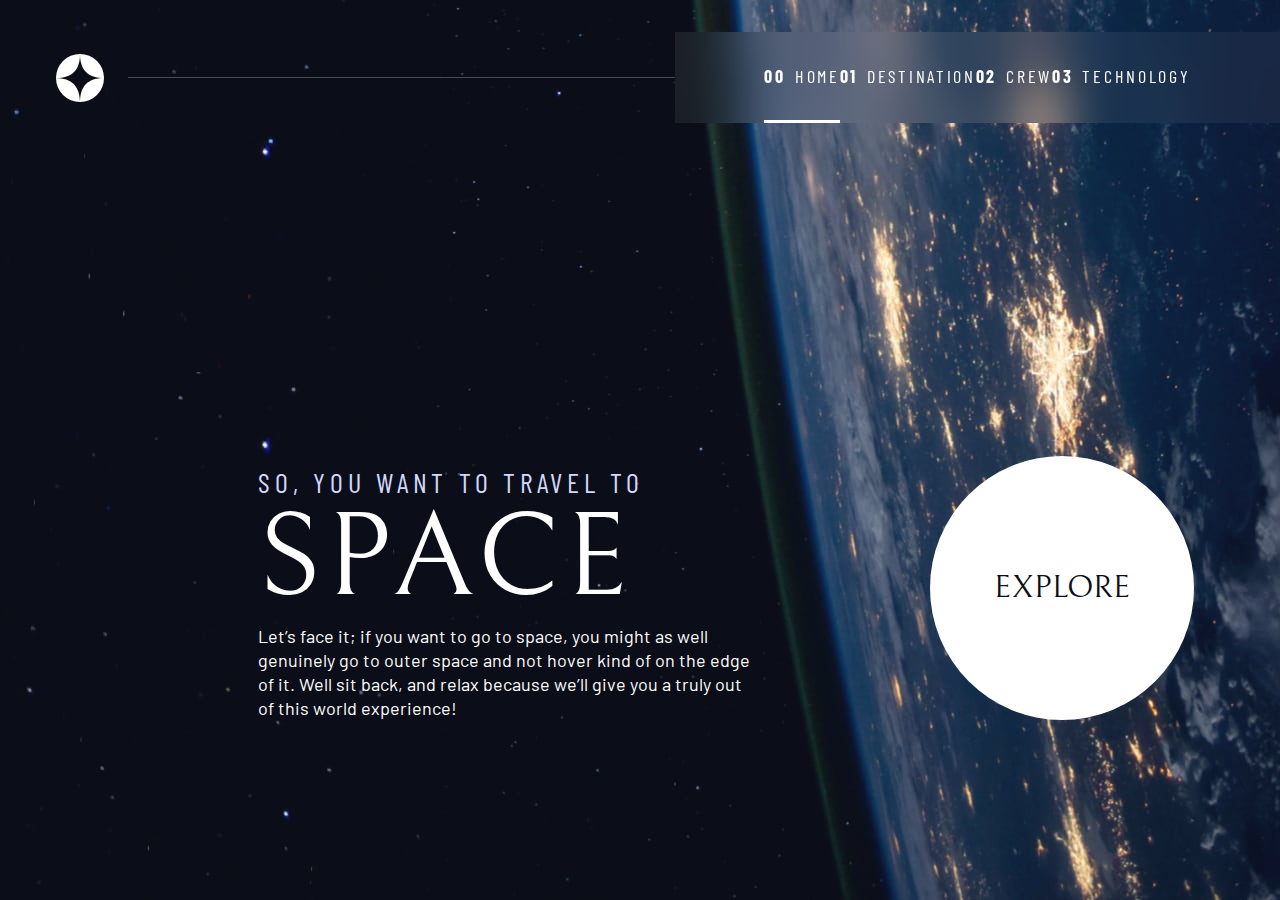
<file: Space Tourism Project/index.html>
<!DOCTYPE html>
<html lang="en">
  <head>
    <meta charset="UTF-8" />
    <meta name="viewport" content="width=device-width, initial-scale=1.0" />

    <link
      rel="icon"
      type="image/png"
      sizes="32x32"
      href="./assets/favicon-32x32.png"
    />
    <!-- Google fonts -->
    <link rel="preconnect" href="https://fonts.googleapis.com" />
    <link rel="preconnect" href="https://fonts.gstatic.com" crossorigin />
    <link
      href="https://fonts.googleapis.com/css2?family=Barlow+Condensed:wght@400;700&family=Bellefair&family=Barlow:wght@400;700&display=swap"
      rel="stylesheet"
    />

    <!-- Our custom CSS -->
    <link rel="stylesheet" href="./css/index.css" />
    <title>Frontend Mentor | Space tourism website</title>
    <script src="index.js" defer></script>
  </head>

  <body class="home">
    <header class="primary-header flex">
      <div>
        <img
          src="./assets/shared/logo.svg"
          alt="space tourism logo"
          class="logo"
        />
      </div>
      <button class="mobile-nav-toggle" aria-controls="primary-navigation">
        <span class="sr-only" aria-expanded="false">Menu</span>
      </button>
      <nav>
        <ul
          id="primary-navigation"
          data-visible="false"
          class="primary-navigation underline-indicators flex"
        >
          <li class="active">
            <a
              class="ff-sans-cond uppercase text-white letter-spacing-2"
              href="index.html"
              ><span aria-hidden="true">00</span>Home</a
            >
          </li>
          <li>
            <a
              class="ff-sans-cond uppercase text-white letter-spacing-2"
              href="destination.html"
              ><span aria-hidden="true">01</span>Destination</a
            >
          </li>
          <li>
            <a
              class="ff-sans-cond uppercase text-white letter-spacing-2"
              href="crew.html"
              ><span aria-hidden="true">02</span>Crew</a
            >
          </li>
          <li>
            <a
              class="ff-sans-cond uppercase text-white letter-spacing-2"
              href="technology.html"
              ><span aria-hidden="true">03</span>Technology</a
            >
          </li>
        </ul>
      </nav>
    </header>

    <main id="main" class="grid-container grid-container--home">
      <div>
        <h1 class="text-accent fs-500 ff-sans-cond uppercase letter-spacing-1">
          So, you want to travel to
          <span class="d-block fs-900 ff-serif text-white">Space</span>
        </h1>

        <p>
          Let’s face it; if you want to go to space, you might as well genuinely
          go to outer space and not hover kind of on the edge of it. Well sit
          back, and relax because we’ll give you a truly out of this world
          experience!
        </p>
      </div>
      <div>
        <a
          href="destination.html"
          class="large-button uppercase ff-serif text-dark bg-white"
          >Explore</a
        >
      </div>
    </main>
  </body>
</html>
</file>
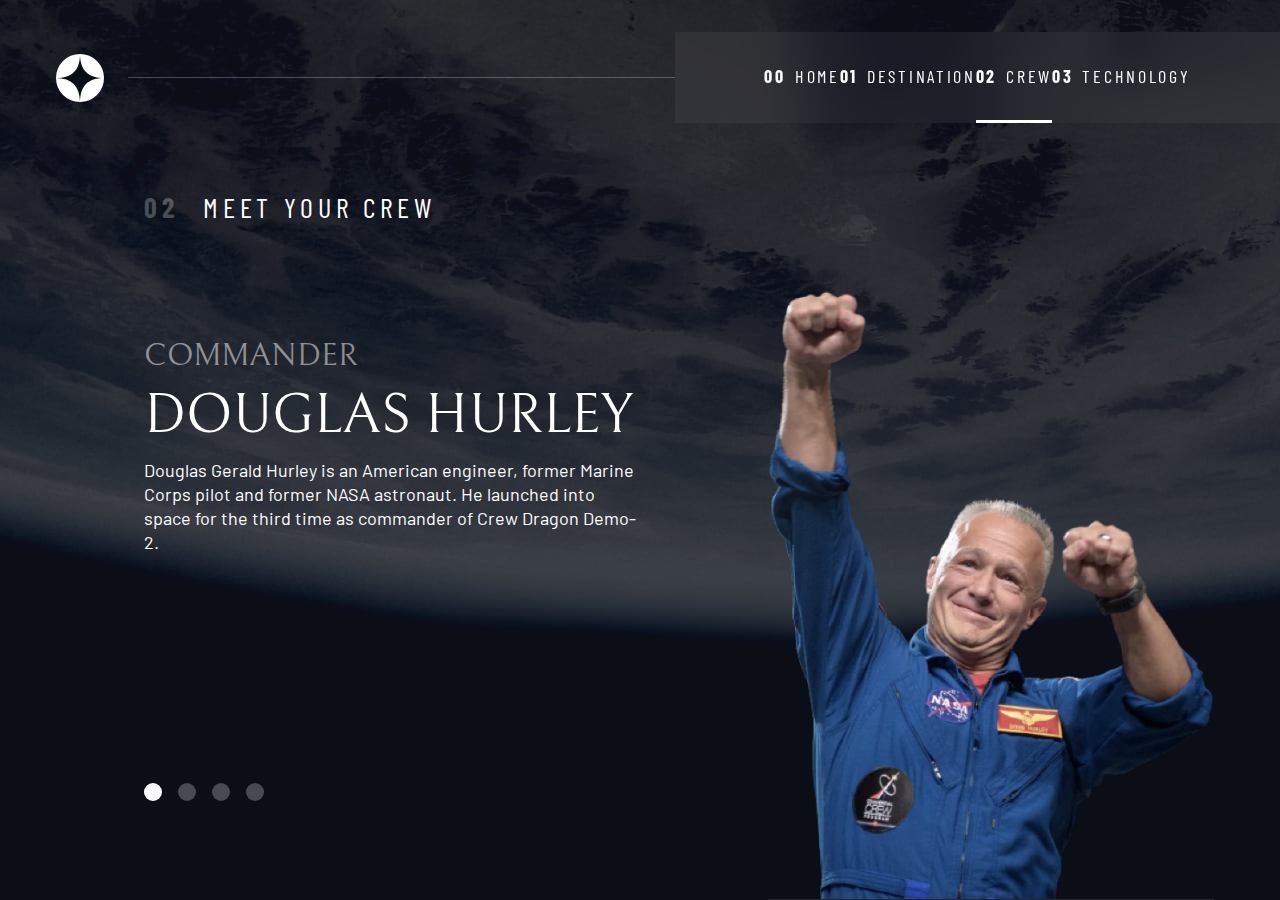
<file: Space Tourism Project/crew.html>
<!DOCTYPE html>
<html lang="en">
  <head>
    <meta charset="UTF-8" />
    <meta name="viewport" content="width=device-width, initial-scale=1.0" />

    <link
      rel="icon"
      type="image/png"
      sizes="32x32"
      href="./assets/favicon-32x32.png"
    />
    <!-- Google fonts -->
    <link rel="preconnect" href="https://fonts.googleapis.com" />
    <link rel="preconnect" href="https://fonts.gstatic.com" crossorigin />
    <link
      href="https://fonts.googleapis.com/css2?family=Barlow+Condensed:wght@400;700&family=Bellefair&family=Barlow:wght@400;700&display=swap"
      rel="stylesheet"
    />

    <!-- Our custom CSS -->
    <link rel="stylesheet" href="./css/index.css" />
    <title>Frontend Mentor | Space tourism website</title>
    <script src="index.js" defer></script>
  </head>

  <body class="crew">
    <header class="primary-header flex">
      <div>
        <img
          src="./assets/shared/logo.svg"
          alt="space tourism logo"
          class="logo"
        />
      </div>
      <button class="mobile-nav-toggle" aria-controls="primary-navigation">
        <span class="sr-only" aria-expanded="false">Menu</span>
      </button>
      <nav>
        <ul
          id="primary-navigation"
          data-visible="false"
          class="primary-navigation underline-indicators flex"
        >
          <li>
            <a
              class="ff-sans-cond uppercase text-white letter-spacing-2"
              href="index.html"
              ><span aria-hidden="true">00</span>Home</a
            >
          </li>
          <li>
            <a
              class="ff-sans-cond uppercase text-white letter-spacing-2"
              href="destination.html"
              ><span aria-hidden="true">01</span>Destination</a
            >
          </li>
          <li class="active">
            <a
              class="ff-sans-cond uppercase text-white letter-spacing-2"
              href="crew.html"
              ><span aria-hidden="true">02</span>Crew</a
            >
          </li>
          <li>
            <a
              class="ff-sans-cond uppercase text-white letter-spacing-2"
              href="technology.html"
              ><span aria-hidden="true">03</span>Technology</a
            >
          </li>
        </ul>
      </nav>
    </header>

    <main id="main" class="grid-container grid-container--crew flow">
      <h1 class="numbered-title">
        <span aria-hidden="true">02</span> Meet your crew
      </h1>

      <div class="dot-indicators flex">
        <button aria-selected="true">
          <span class="sr-only">Commander</span>
        </button>
        <button aria-selected="false">
          <span class="sr-only">Mission Specialist</span>
        </button>
        <button aria-selected="false">
          <span class="sr-only">Pilot</span>
        </button>
        <button aria-selected="false">
          <span class="sr-only">Flight Engineer</span>
        </button>
      </div>

      <article class="crew-details flow flow--space-small">
        <header class="flow">
          <h2 class="fs-600 ff-serif uppercase">Commander</h2>
          <p class="fs-700 uppercase ff-serif">Douglas Hurley</p>
        </header>
        <p>
          Douglas Gerald Hurley is an American engineer, former Marine Corps
          pilot and former NASA astronaut. He launched into space for the third
          time as commander of Crew Dragon Demo-2.
        </p>
      </article>

      <img src="assets/crew/image-douglas-hurley.webp" alt="Douglas Hurley" />
    </main>
  </body>
</html>
</file>
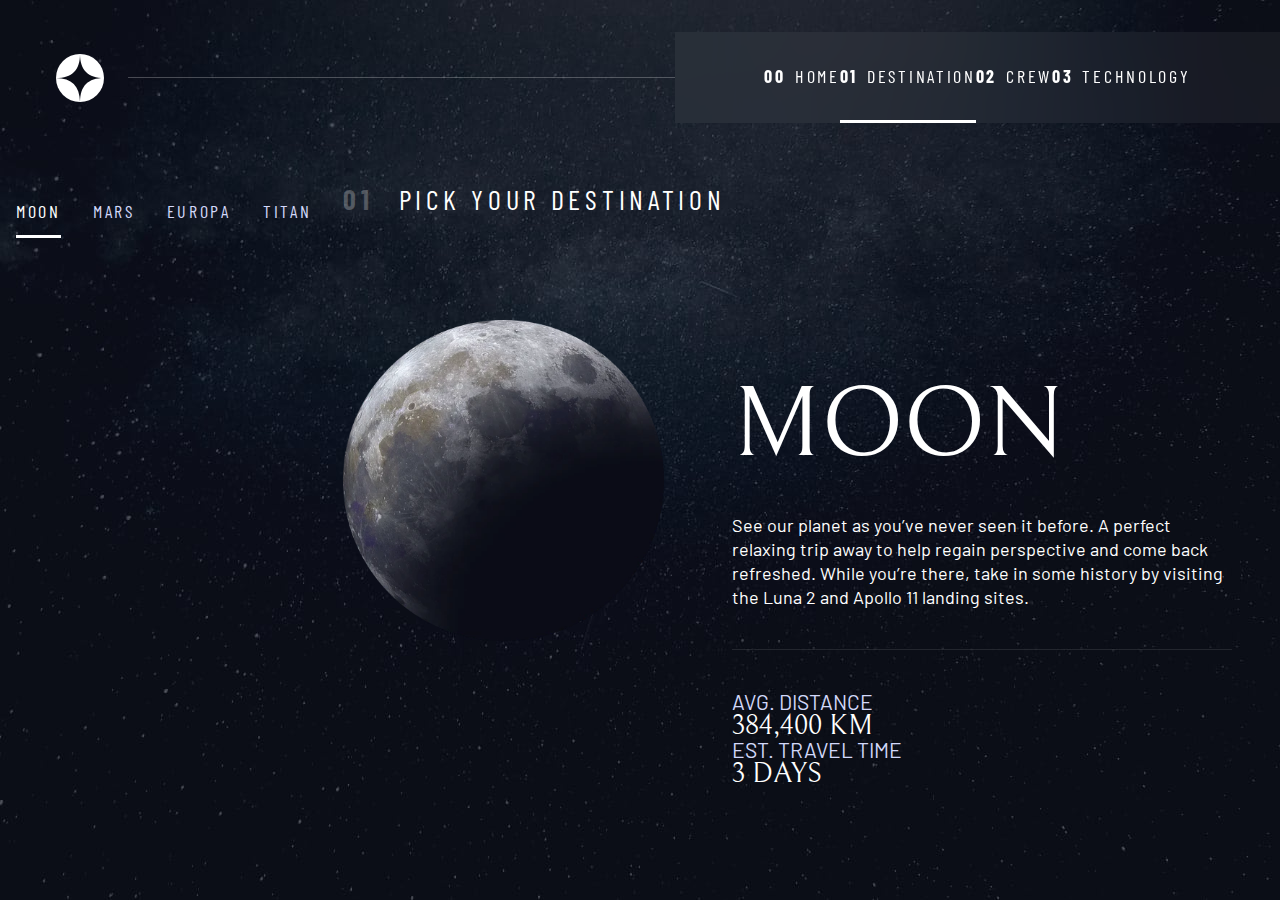
<file: Space Tourism Project/destination.html>
<!DOC<!DOCTYPE html>
<html lang="en">
<head>
  <meta charset="UTF-8">
  <meta name="viewport" content="width=device-width, initial-scale=1.0">

  <link rel="icon" type="image/png" sizes="32x32" href="./assets/favicon-32x32.png">
  <!-- Google fonts -->
  <link rel="preconnect" href="https://fonts.googleapis.com">
  <link rel="preconnect" href="https://fonts.gstatic.com" crossorigin>
  <link href="https://fonts.googleapis.com/css2?family=Barlow+Condensed:wght@400;700&family=Bellefair&family=Barlow:wght@400;700&display=swap"
      rel="stylesheet">
      
  <!-- Our custom CSS -->
  <link rel="stylesheet" href="./css/index.css" />
  <title>Frontend Mentor | Space tourism website</title>
  <script src="index.js" defer></script>
</head>

<body class="destination">
  <header class="primary-header flex">
    <div>
      <img src="./assets/shared/logo.svg" alt="space tourism logo" class="logo">
    </div>
    <button class="mobile-nav-toggle" aria-controls="primary-navigation"><span class="sr-only" aria-expanded="false">Menu</span></button>
    <nav>
        <ul id="primary-navigation" data-visible="false" class="primary-navigation underline-indicators flex">
            <li><a class="ff-sans-cond uppercase text-white letter-spacing-2" href="index.html"><span aria-hidden="true">00</span>Home</a>
            <li class="active"><a class="ff-sans-cond uppercase text-white letter-spacing-2" href="destination.html"><span aria-hidden="true">01</span>Destination</a>
            <li><a class="ff-sans-cond uppercase text-white letter-spacing-2" href="crew.html"><span aria-hidden="true">02</span>Crew</a>
            <li><a class="ff-sans-cond uppercase text-white letter-spacing-2" href="technology.html"><span aria-hidden="true">03</span>Technology</a>
        </ul>
    </nav>
  </header>
  
  <main id="main" class="grid-container grid-container--destination flow">
    <h1 class="numbered-title"><span aria-hidden="true">01</span> Pick your destination</h1>

    <img src="assets/destination/image-moon.webp" alt="the moon">

    <div class="tab-list underline-indicators flex">
        <button aria-selected="true" class="uppercase ff-sans-cond text-accent letter-spacing-2">Moon</button>
        <button aria-selected="false" class="uppercase ff-sans-cond text-accent letter-spacing-2">Mars</button>
        <button aria-selected="false" class="uppercase ff-sans-cond text-accent letter-spacing-2">Europa</button>
        <button aria-selected="false" class="uppercase ff-sans-cond text-accent letter-spacing-2">Titan</button>
    </div>

    <article class="destination-info flow">
      <h2 class="fs-800 uppercase ff-serif">Moon</h2>

      <p>See our planet as you’ve never seen it before. A perfect relaxing trip away to help 
      regain perspective and come back refreshed. While you’re there, take in some history 
      by visiting the Luna 2 and Apollo 11 landing sites.</p>
      
      <div class="destination-meta flex">
        <div>
          <h3 class="text-accent fs-200 uppercase">Avg. distance</h3>
          <p class="ff-serif uppercase">384,400 km</p>
        
        <div>
          <h3 class="text-accent fs-200 uppercase">Est. travel time</h3>
          <p class="ff-serif uppercase">3 days</p>
        </div>
      </div>

    </article>
  </main>
  
<body>
  
</body>
</html>
</file>
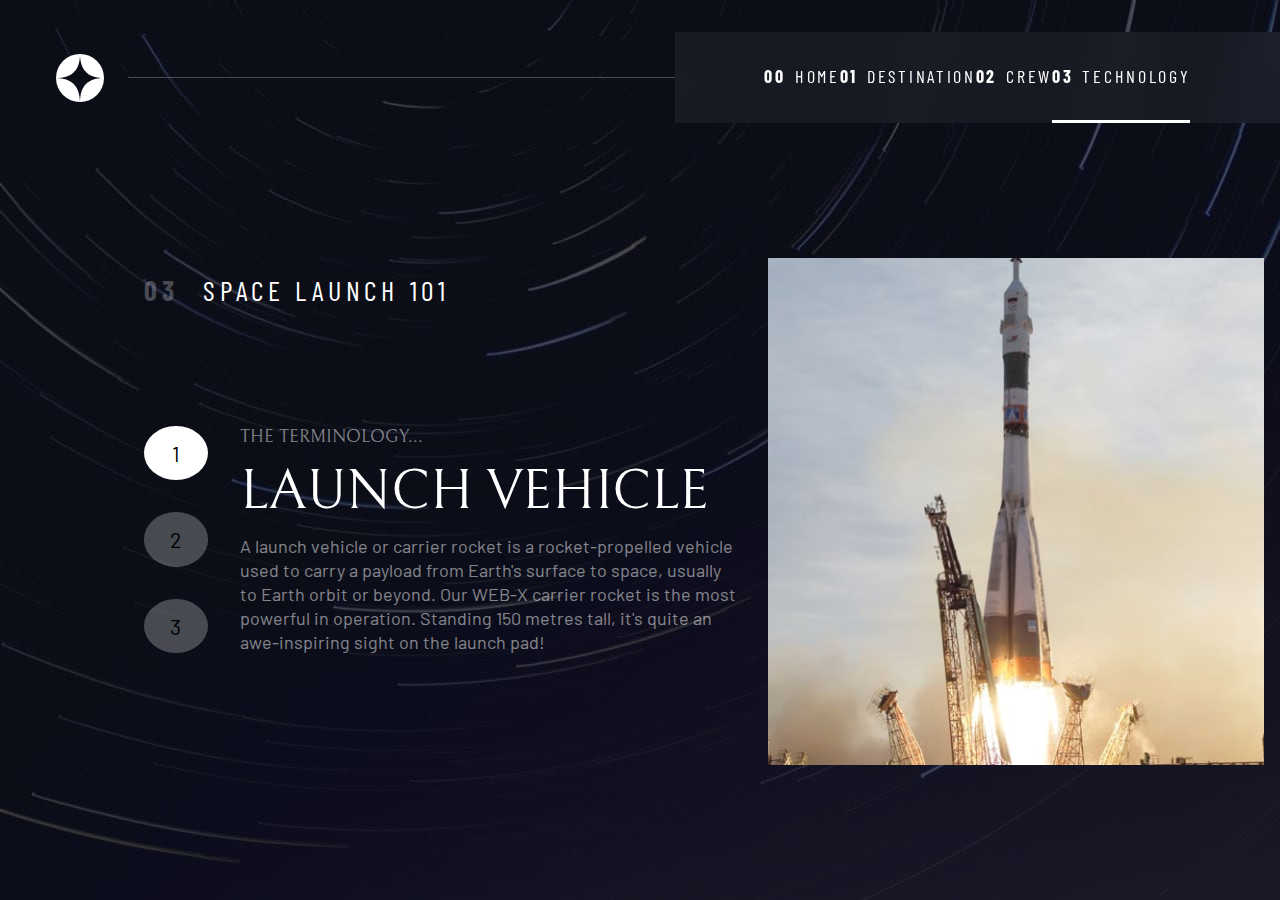
<file: Space Tourism Project/technology.html>
<!DOCTYPE html>
<html lang="en">
  <head>
    <meta charset="UTF-8" />
    <meta name="viewport" content="width=device-width, initial-scale=1.0" />

    <link
      rel="icon"
      type="image/png"
      sizes="32x32"
      href="./assets/favicon-32x32.png"
    />
    <!-- Google fonts -->
    <link rel="preconnect" href="https://fonts.googleapis.com" />
    <link rel="preconnect" href="https://fonts.gstatic.com" crossorigin />
    <link
      href="https://fonts.googleapis.com/css2?family=Barlow+Condensed:wght@400;700&family=Bellefair&family=Barlow:wght@400;700&display=swap"
      rel="stylesheet"
    />

    <!-- Our custom CSS -->
    <link rel="stylesheet" href="./css/index.css" />
    <title>Frontend Mentor | Space tourism website</title>
    <script src="index.js" defer></script>
  </head>

  <body class="tech">
    <header class="primary-header flex">
      <div>
        <img
          src="./assets/shared/logo.svg"
          alt="space tourism logo"
          class="logo"
        />
      </div>
      <button class="mobile-nav-toggle" aria-controls="primary-navigation">
        <span class="sr-only" aria-expanded="false">Menu</span>
      </button>
      <nav>
        <ul
          id="primary-navigation"
          data-visible="false"
          class="primary-navigation underline-indicators flex"
        >
          <li>
            <a
              class="ff-sans-cond uppercase text-white letter-spacing-2"
              href="index.html"
              ><span aria-hidden="true">00</span>Home</a
            >
          </li>
          <li>
            <a
              class="ff-sans-cond uppercase text-white letter-spacing-2"
              href="destination.html"
              ><span aria-hidden="true">01</span>Destination</a
            >
          </li>
          <li>
            <a
              class="ff-sans-cond uppercase text-white letter-spacing-2"
              href="crew.html"
              ><span aria-hidden="true">02</span>Crew</a
            >
          </li>
          <li class="active">
            <a
              class="ff-sans-cond uppercase text-white letter-spacing-2"
              href="technology.html"
              ><span aria-hidden="true">03</span>Technology</a
            >
          </li>
        </ul>
      </nav>
    </header>

    <main id="main" class="grid-container grid-container--tech flow">
      <h1 class="numbered-title">
        <span aria-hidden="true">03</span> Space launch 101
      </h1>

      <div class="content">
        <div class="dot-indicators flex" style="--gap: 2rem">
          <button aria-selected="true">
            1
            <span class="sr-only">Launch vehicle</span>
          </button>
          <button aria-selected="false">
            2
            <span class="sr-only">Spaceport</span>
          </button>
          <button aria-selected="false">
            3
            <span class="sr-only">Space capsule</span>
          </button>
        </div>

        <article class="tech-details flow flow--space-small">
          <header class="flow">
            <h2 class="fs-400 ff-serif uppercase">The terminology...</h2>
            <p class="fs-700 uppercase ff-serif">Launch vehicle</p>
          </header>
          <p>
            A launch vehicle or carrier rocket is a rocket-propelled vehicle
            used to carry a payload from Earth's surface to space, usually to
            Earth orbit or beyond. Our WEB-X carrier rocket is the most powerful
            in operation. Standing 150 metres tall, it's quite an awe-inspiring
            sight on the launch pad!
          </p>
        </article>
      </div>

      <picture>
        <source
          srcset="assets/technology/image-launch-vehicle-landscape.jpg"
          media="(max-width:786px)"
        />
        <img
          src="assets/technology/image-launch-vehicle-portrait.jpg"
          alt="Douglas Hurley"
        />
      </picture>
    </main>
  </body>
</html>
</file>
<file: Space Tourism Project/css/index.css>
/*--------------*/
/* Custom properties */
/* ---------------- */

:root {
    /* colors*/
    --clr-dark: 230 35% 7%;
    --clr-light: 231 77% 90%;
    --clr-white: 0 0% 100%;

    /* font-sizes */
    --fs-900: clamp(5rem, 8vw + 1rem, 9.375rem);
    --fs-800: 3.5rem;
    --fs-700: 1.5rem;
    --fs-600: 1rem;
    --fs-500: 1rem;
    --fs-400: 0.9375rem;
    --fs-300: 1rem;
    --fs-200: 0.875;
    
    /* font-families */
    --ff-serif: "Bellefair", serif;
    --ff-sans-cond: "Barlow Condensed", sans-serif;
    --ff-sans-normal: "Barlow", sans-serif;
}

@media (min-width: 35em) {
    :root {
        --fs-800: 5rem;
        --fs-700: 2.5rem;
        --fs-600: 1.5rem;
        --fs-500: 1.25rem;
        --fs-400: 1rem;
    }
}

@media (min-width: 45em) {
    :root {
        /* font-sizes */
        --fs-800:6.25rem;
        --fs-700: 3.5rem;
        --fs-600: 2rem;
        --fs-500: 1.75rem;
        --fs-400: 1.125rem;
    }
}

/* ------------ */
/* Reset         */
/*--------------- */
/* https://piccalil.li/blog/a-modern-css-reset/ */

/* Box sizing */
*,
*::before,
*::after {
    box-sizing:border-box;
}

/* Reset margins */
body,
h1,
h2,
h3,
h4,
h5,
p,
figure,
picture {
    margin: 0;
}

h1,
h2,
h3,
h4,
h5,
h6,
p {
    font-weight: 400;
}

/* set up the body */
body {
    font-family: var(--ff-sans-normal);
    font-size: var(--fs-400);
    color: hsl(var(--clr-white));
    background-color: hsl(var(--clr-dark));
    line-height: 1.5rem;
    min-height: 100vh;
    display: grid;
    grid-template-rows: min-content 1fr;
    overflow-x: hidden;
}

/* make images easier to work with */
img,
picture {
    max-width: 100%;
    display: block;
}

/* make form elements easier to work with*/
input,
button,
textarea,
select {
    font: inherit;
}

/* remove animations for people who've turned them off */
@media (prefers-reduced-motion: reduce) {
    *,
    *::before,
    *::after {
        animation-duration: 0.01ms !important;
        animation-iteration-count: 1 !important;
        transition-duration: 0.01ms !important;
        scroll-behavior: auto !important;
    }
}

/* ---------------*/
/* Utility classes   */
/* --------------------*/

/* general  */
.flex {
    display: flex;
    gap: var(--gap, 1rem);
}

.grid {
    display: grid;
    gap: var(--gap, 1rem);
}

.d-block {
    display: block;
}

.flow > *:where(:not(:first-child))  {
    margin-top: var(--flow-space, 1rem);
}

.flow--space-small  {
    --flow-space: 0.75rem;
}

.container {
    padding-inline: 2em;
    margin-inline: auto;
    max-width: 80rem;
}

.sr-only {
    position: absolute;
    width: 1px;
    height: 1px;
    padding: 0;
    margin: -1px;
    overflow: hidden;
    clip: rect(0, 0, 0, 0);
    white-space: nowrap; /* added line */
    border: 0;
}

/* colors */

.bg-dark {
    background-color: hsl(var(--clr-dark));
}
.bg-accent {
    background-color: hsl(var(--clr-light));
}
.bg-white {
    background-color: hsl(var(--clr-white));
}

.text-dark {
    color: hsl(var(--clr-dark));
}
.text-accent {
    color: hsl(var(--clr-light));
}
.text-white {
    color: hsl(var(--clr-white));
}

/* typography  */

.ff-serif {
    font-family: var(--ff-serif);
}
.ff-sans-cond {
    font-family: var(--ff-sans-cond);
}
.ff-sans-normal {
    font-family: var(--ff-sans-normal);
}

.letter-spacing-1 {
    letter-spacing: 4.75px;
}
.letter-spacing-2 {
    letter-spacing: 2.7px;
}
.letter-spacing-3 {
    letter-spacing: 2.35px;
}

.uppercase {
    text-transform: uppercase;
}

.fs-900 {
    font-size: var(--fs-900);
}
.fs-800 {
    font-size: var(--fs-800);
}
.fs-700 {
    font-size: var(--fs-700);
}
.fs-600 {
    font-size: var(--fs-600);
}
.fs-500 {
    font-size: var(--fs-500);
}
.fs-400 {
    font-size: var(--fs-400);
}

.fs-900,
.fs-800,
.fs-700,
.fs-600 {
   line-height: 1.1;
}

.numbered-title {
    font-family: var(--ff-sans-cond);
    font-size: var(--fs-500);
    text-transform: uppercase;
    letter-spacing: 4.72px;
}

.numbered-title span {
    margin-right: 0.5em;
    font-weight: 700;
    color: hsl(var(--clr-white) / 0.25);
}

/*-------------*/
/* Copontents      */
/* ------------- */

.large-button {
    font-size: 2rem;
    position: relative;
    z-index: 1;
    display: inline-grid;
    place-items: center;
    padding: 0 2em;
    border-radius: 50%;
    aspect-ratio: 1;
    text-decoration: none;
}

.large-button::after {
    content: "";
    position: absolute;
    z-index: -1;
    width: 100%;
    height: 100%;
    background: hsl(var(--clr-white) / 0.1);
    border-radius: 50%;
    opacity: 0;
    transition: opacity 500ms linear, transform 750ms ease-in-out;
}

.large-button:hover::after,
.large-button:focus::after  {
    opacity: 1;
    transform: scale(1.5);
}

/* primary-header  */

.logo {
    margin: 1.5rem clamp(1.5rem, 5vw, 3.5rem);
}

.primary-header {
    justify-content: space-between;
    align-items: center;
}

.primary-navigation {
    --gap: clamp(1.5rem, 5vw, 3,5rem);
    --underline-gap: 2rem;
    list-style: none;
    padding: 0;
    margin: 0;
    background: hsl(var(--clr-white) / 0.05);
    backdrop-filter: blur(1.5rem);
}

.primary-navigation a {
    text-decoration: none;
}

.primary-navigation a > span {
    font-weight: 700;
    margin-right: 0.5em;
}

.mobile-nav-toggle {
    display: none;
}

@media (max-width: 35rem) {
    .primary-navigation {
        --underline-gap: 0.5rem;
        position: fixed;
        z-index: 9;
        inset: 0 0 0 30%;
        list-style: none;
        padding: min(20rem, 15vh) 2rem;
        margin: 0;
        flex-direction: column;
        transform: translate(100%);
        transition: transform 500ms ease-in-out;
    }

    .primary-navigation[data-visible="true"] {
        transform: translate(0);
    }

    .primary-navigation.underline-indicators > .active {
        border: 0;
    }

    .mobile-nav-toggle {
        display: block;
        position: absolute;
        z-index: 10;
        right: 1rem;
        top: 2rem;
        background: transparent;
        background-image: url("../assets/shared/icon-hamburger.svg");
        background-repeat: no-repeat;
        background-position: center;
        width: 1.5rem;
        aspect-ratio: 1;
        border: 0;
    }

    .mobile-nav-toggle[aria-expanded="true"] {
        background-image: url("../assets/shared/icon-close.svg");
    }

    .mobile-nav-toggle:focus-visible {
        outline: 5px solid white;
        outline-offset: 5px;
    }
}

@media (min-width: 35em) {
    .primary-navigation {
        padding-inline: clamp(3rem, 7vw, 7rem);
    }
}

@media (min-width: 35em) and (max-width: 44.999em) {
    .primary-navigation a > span {
        display: none;
    }
}

@media (min-width: 45em) {
    .primary-header::after {
        content: "";
        display: block;
        position: relative;
        height: 1px;
        width: 100%;
        margin-right: -2.5rem;
        background: hsl(var(--clr-white) / 0.25);
        order: 1;
    }
    
    nav {
        order: 2;
    }

    .primary-navigation {
        margin-block: 2rem;
    }
}

.underline-indicators > * {
    cursor: pointer;
    padding: var(--underline-gap, 0.75rem) 0;
    border: 0;
    border-bottom: 0.2rem solid hsl(var(--clr-white) / 0);
    background-color: transparent;
}

.underline-indicators > *:hover,
.underline-indicators > *:focus {
    border-color: hsl(var(--clr-white) / 0.5);
}

.underline-indicators > .active,
.underline-indicators > [aria-selected="true"] {
    color: hsl(var(--clr-white) / 1);
    border-color: hsl(var(--clr-white) / 1);
}

.tab-list {
    --gap: 2rem;
}

.dot-indicators > * {
    cursor: pointer;
    border: 0;
    border-radius: 50%;
    padding: 0.5em;
    background-color: hsl(var(--clr-white) / 0.25);
}

.dot-indicators > *:hover,
.dot-indicators > *:focus {
    background-color: hsl(var(--clr-white) / 0.5);
}

.dot-indicators > [aria-selected="true"] {
    background-color: hsl(var(--clr-white) / 1);
}

/* ---------------- */
/* Pge specific background  */
/*------------------------ */

body {
    background-size: cover;
    background-position: bottom center;
    overflow-x: hidden;
}

/* home */
.home {
    background-image: url("../assets/home/background-home-mobile.jpg");
}

@media (min-width: 35rem) {
    .home {
        background-position: center center;
        background-image: url("../assets/home/background-home-tablet.jpg");
    }
}

@media (min-width: 45rem) {
    .home {
        background-image: url("../assets/home/background-home-desktop.jpg");
    }
}

 /* destination */
.destination {
    background-image: url("../assets/destination/background-destination-mobile.jpg");
}

@media (min-width: 35rem) {
    .destination {
        background-position: center center;
        background-image: url("../assets/destination/background-destination-mobile.jpg");
    }
}

@media (min-width: 45rem) {
    .destination {
        background-image: url("../assets/destination/background-destination-desktop.jpg");
    }
}

/* crew */
.crew {
    background-image: url("../assets/home/background-crew-mobile.jpg");
}

@media (min-width: 35rem) {
    .crew {
        background-position: center center;
        background-image: url(../assets/crew/background-crew-tablet.jpg);
    }
}

@media (min-width: 45rem) {
    .crew {
        background-image: url(../assets/crew/background-crew-desktop.jpg);
    }
}

/* technology */
.tech {
    background-image: url(../assets/technology/background-technology-mobile.jpg);
}

@media (min-width: 35rem) {
    .tech {
        background-position: center center;
        background-image: url(../assets/technology/background-technology-tablet.jpg);
    }
}

@media (min-width: 45rem) {
    .tech {
        background-image: url(../assets/technology/background-technology-desktop.jpg);
    }
}

/* ------------------- */
/* Layout             */
/* --------------------- */

.grid-container {
    text-align: center;
    display: grid;
    place-items: center;
    padding-inline: 1rem;
    padding-bottom: 4rem;

}

.grid-container p:not([class]) {
    max-width: 50ch;
}

.numbered-title {
    grid-area: title;
}

/* destination */ 

.grid-container--destination {
    --flow-space: 2rem;
    grid-template-rows: 
    "title"
    "image"
    "tabs"
    "content";
}

.grid-container--destination > img {
    grid-area: image;
    max-width: 60%;
    align-items: start;
}

.grid-container--destination > .destination > .tab-list {
    grid-area: tabs;
}

.grid-container--destination > .destination-info {
    grid-area: content;
}

.destination-meta {
    flex-direction: column;
    border-top: 1px solid hsl(var(--clr-white) / 0.1);
    padding-top: 2.5rem;
    margin-top: 2.5rem;
}

@media (min-width: 35em) {
    .numbered-title {
        justify-self: start;
        margin-top: 2rem;
    }

    .destination-meta {
        flex-direction: row;
        justify-content: space-evenly;
    }
}

.destination-meta p {
    font-size: 1.75rem;
}

/* crew layout */

.grid-container--crew {
    --flow-space: 2rem;
    grid-template-areas: 
    "title"
    "image"
    "tabs"
    "content";
}

.grid-container--crew > img {
    grid-area: image;
    max-width: 60%;
    border-bottom: 1px solid hsl(var(--clr-white) / 0.1);
}

.grid-container--crew > .dot-indicators {
    grid-area: tabs;
}

.grid-container--crew > .crew-details {
    grid-area: content;
}

.crew-details h2 {
    color: hsl(var(--clr-white) / 0.5);
}

@media (min-width: 35em) {
    .numbered-title {
        justify-self: start;
        margin-top: 2rem;
    }

    .destination-meta {
        flex-direction: row;
        justify-content: space-evenly;
    }

    .grid-container--crew {
        padding-bottom: 0;
        grid-template-areas: 
        "title"
        "content"
        "tabs"
        "image";
    }
}

@media (min-width: 45em) {
    .grid-container {
        text-align: left;
        column-gap: var(--conatiner-gap, 2rem);
        grid-template-columns: minmax(1rem, 1fr) repeat(2, minmax(0. 30rem)) minmax(
            1rem,
            1fr
        );
    }

    .grid-container--home {
        padding-bottom: max(6rem, 20vh);
        align-items: end;
    }

    .grid-container--home > *:first-child {
        grid-column: 2;
    }

    .grid-container--home >*:last-child {
        grid-column: 3;
    }

    .grid-container--destination {
        justify-items: start;
        align-items: start;
        grid-template-areas: 
        ".title title ."
        ".image tabs ."
        ".image content .";
    }

    .grid-container--destination > img,
    .grid-container--crew > img {
        max-width: 90%;
    }

    .destination-meta {
        --gap: min(6vw, 6rem);
        justify-content: start;
    }

    .grid-container--crew {
        grid-template-columns: minmax(1rem, 1fr) minmax(0, 37rem) minmax(0, 23rem) minmax(
            1rem,
            1fr
        );
        justify-items: start;
        grid-template-areas: 
        ".title title ."
        ".content image ."
        ".tabs image .";
    }

    .grid-container--crew > img {
     grid-column: span 2;
     align-self: end;
     max-width: 90%;
    }
}

/* tech layout */

.grid-container--tech {
    --flow-space: 2rem;
    grid-template-columns: 1fr;
    grid-template-areas: 
    "title"
    "image"
    "content";
}

.tech-details {
    margin-top: 2rem;
}

.grid-container--tech picture {
    grid-area: image;
}

.tech-details h2,
.tech-details > p {
    color: hsl(var(--clr-white) / 0.5);
}

.grid-container--tech .dot-indicators {
    justify-content: center;
}

.grid-container--tech > .content .dot-indicators > * {
    padding: 0.7em 1.2em;
}

@media (min-width: 35em) {
    .grid-container--tech > .content .dot-indicators > * {
        padding: 1em 1.5em;
    }
}

@media (min-width: 45em) {
    .grid-container--tech {
        grid-template-columns: minmax(1rem, 1fr) minmax(0, 37rem) minmax(0, 23rem) minmax(
            1rem,
            1fr
        );
        justify-items: start;
        grid-template-areas: 
        ". title image ."
        ". content image .";
    }

    .tech-details {
        margin-top: 0;
    }
    .grid-container--tech > .content {
        display: flex;
        gap: 2rem;
        grid-area: content;
        align-self: start;
    }

    .grid-container--tech .dot-indicators {
        flex-direction: column;
    }

    .grid-container--tech > .content .dot-indicators> * {
        padding: 0.7em 1.2em;
        font-size: 1.2em;
    }
    .grid-container--tech picture {
        grid-area: image;
        grid-column: span 2;
    }
}
</file>
